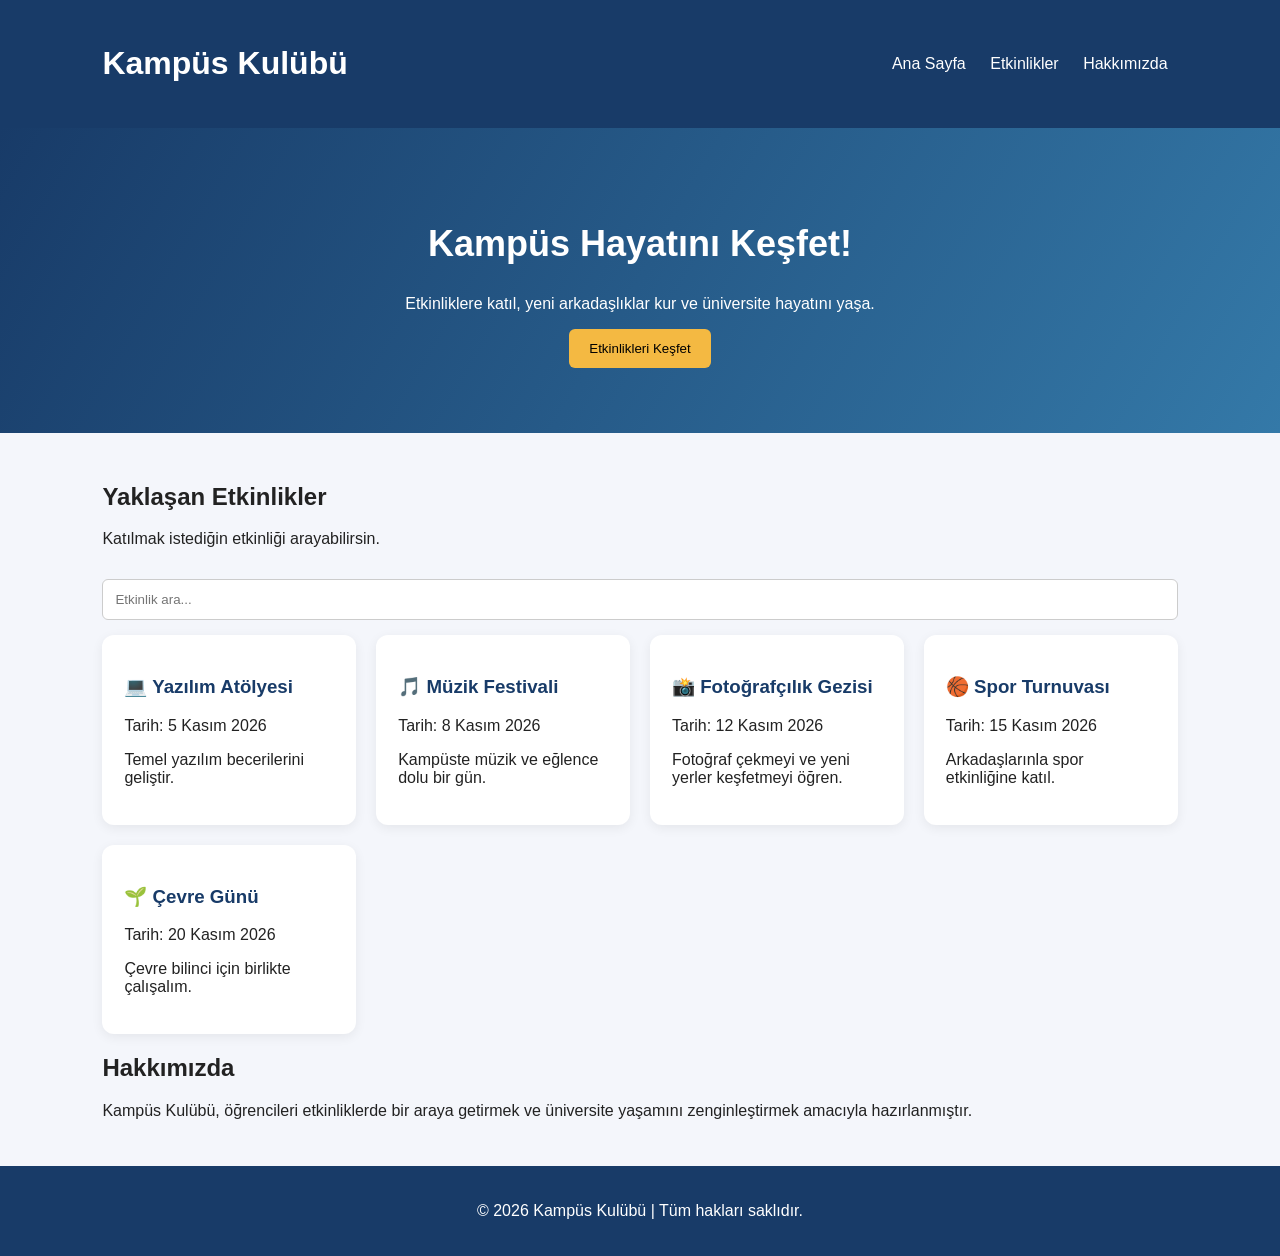
<file: index.html>
<!DOCTYPE html>
<html lang="tr">
<head>
<meta charset="UTF-8">
<meta name="viewport" content="width=device-width, initial-scale=1.0">
<title>Kampüs Kulübü</title>
<style>
* { box-sizing: border-box; }
body {
  margin: 0;
  font-family: Arial, sans-serif;
  background: #f4f6fb;
  color: #222;
}
header {
  background: #183b68;
  color: white;
  padding: 24px 8%;
  display: flex;
  justify-content: space-between;
  align-items: center;
  flex-wrap: wrap;
}
nav a {
  color: white;
  text-decoration: none;
  margin: 10px;
}
.hero {
  background: linear-gradient(120deg,#183b68,#3479a8);
  color: white;
  text-align: center;
  padding: 65px 20px;
}
.hero h2 { font-size: 36px; }
button {
  padding: 12px 20px;
  background: #f4b942;
  border: 0;
  border-radius: 6px;
  cursor: pointer;
}
main { padding: 30px 8%; }
input {
  padding: 12px;
  width: 100%;
  margin: 15px 0;
  border: 1px solid #ccc;
  border-radius: 6px;
}
.events {
  display: grid;
  grid-template-columns: repeat(auto-fit,minmax(220px,1fr));
  gap: 20px;
}
.card {
  background: white;
  padding: 22px;
  border-radius: 12px;
  box-shadow: 0 3px 12px #0001;
}
.card h3 { color: #183b68; }
footer {
  background: #183b68;
  color: white;
  text-align: center;
  padding: 20px;
}
</style>
</head>
<body>
<header>
  <h1>Kampüs Kulübü</h1>
 <nav>
  <a href="index.html">Ana Sayfa</a>
  <a href="etkinlikler.html">Etkinlikler</a>
  <a href="hakkimizda.html">Hakkımızda</a>
</nav>
</header>

<section class="hero" id="anasayfa">
  <h2>Kampüs Hayatını Keşfet!</h2>
  <p>Etkinliklere katıl, yeni arkadaşlıklar kur ve üniversite hayatını yaşa.</p>
  <button onclick="document.getElementById('etkinlikler').scrollIntoView({behavior:'smooth'})">
    Etkinlikleri Keşfet
  </button>
</section>

<main>
  <section id="etkinlikler">
    <h2>Yaklaşan Etkinlikler</h2>
    <p>Katılmak istediğin etkinliği arayabilirsin.</p>
    <input id="arama" type="text" placeholder="Etkinlik ara..." oninput="etkinlikAra()">

    <div class="events" id="etkinlikListesi">
      <article class="card">
        <h3>💻 Yazılım Atölyesi</h3>
        <p>Tarih: 5 Kasım 2026</p>
        <p>Temel yazılım becerilerini geliştir.</p>
      </article>
      <article class="card">
        <h3>🎵 Müzik Festivali</h3>
        <p>Tarih: 8 Kasım 2026</p>
        <p>Kampüste müzik ve eğlence dolu bir gün.</p>
      </article>
      <article class="card">
        <h3>📸 Fotoğrafçılık Gezisi</h3>
        <p>Tarih: 12 Kasım 2026</p>
        <p>Fotoğraf çekmeyi ve yeni yerler keşfetmeyi öğren.</p>
      </article>
      <article class="card">
        <h3>🏀 Spor Turnuvası</h3>
        <p>Tarih: 15 Kasım 2026</p>
        <p>Arkadaşlarınla spor etkinliğine katıl.</p>
      </article>
      <article class="card">
        <h3>🌱 Çevre Günü</h3>
        <p>Tarih: 20 Kasım 2026</p>
        <p>Çevre bilinci için birlikte çalışalım.</p>
      </article>
    </div>
    <p id="sonuc"></p>
  </section>

  <section id="hakkimizda">
    <h2>Hakkımızda</h2>
    <p>Kampüs Kulübü, öğrencileri etkinliklerde bir araya getirmek ve üniversite yaşamını zenginleştirmek amacıyla hazırlanmıştır.</p>
  </section>
</main>

<footer>
  <p>© 2026 Kampüs Kulübü | Tüm hakları saklıdır.</p>
</footer>

<script>
function etkinlikAra() {
  const arama = document.getElementById('arama').value.toLocaleLowerCase('tr');
  const kartlar = document.querySelectorAll('.card');
  let sayi = 0;

  kartlar.forEach(kart => {
    const eslesme = kart.innerText.toLocaleLowerCase('tr').includes(arama);
    kart.style.display = eslesme ? 'block' : 'none';
    if (eslesme) sayi++;
  });

  document.getElementById('sonuc').innerText =
    sayi + ' etkinlik bulundu.';
}
</script>
</body>
</html>
</file>
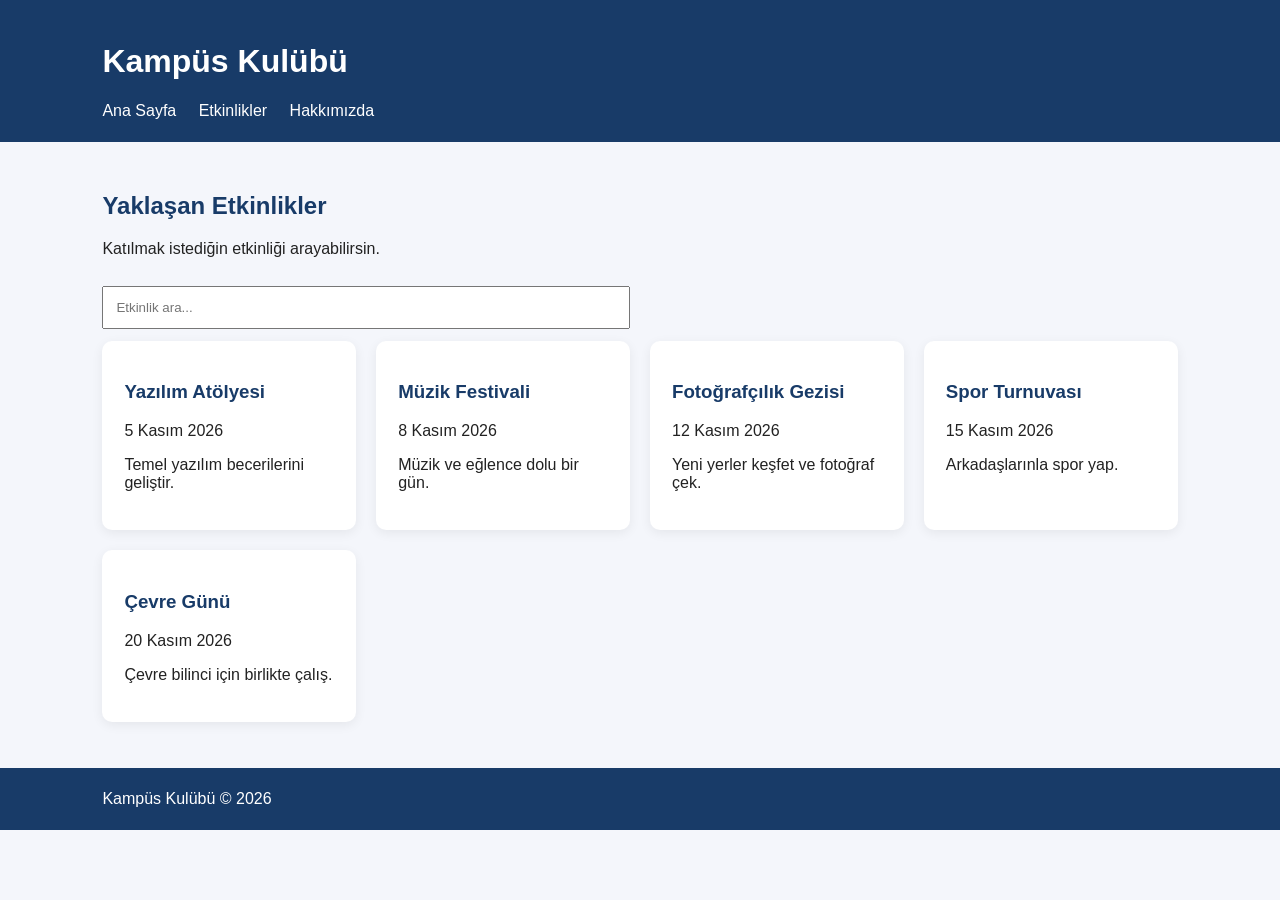
<file: etkinlikler.html>
<!DOCTYPE html>
<html lang="tr">
<head>
<meta charset="UTF-8">
<meta name="viewport" content="width=device-width, initial-scale=1.0">
<title>Etkinlikler | Kampüs Kulübü</title>
<style>
body{margin:0;font-family:Arial;background:#f4f6fb;color:#222}
header,footer{background:#183b68;color:white;padding:22px 8%}
nav a{color:white;margin-right:18px;text-decoration:none}
main{padding:30px 8%}
input{padding:12px;width:90%;max-width:500px;margin:12px 0}
.events{display:grid;grid-template-columns:repeat(auto-fit,minmax(220px,1fr));gap:20px}
.card{background:white;padding:22px;border-radius:10px;box-shadow:0 3px 12px #0001}
h2,h3{color:#183b68}
</style>
</head>
<body>
<header>
<h1>Kampüs Kulübü</h1>
<nav>
<a href="index.html">Ana Sayfa</a>
<a href="etkinlikler.html">Etkinlikler</a>
<a href="hakkimizda.html">Hakkımızda</a>
</nav>
</header>
<main>
<h2>Yaklaşan Etkinlikler</h2>
<p>Katılmak istediğin etkinliği arayabilirsin.</p>
<input id="arama" placeholder="Etkinlik ara..." oninput="ara()">
<div class="events" id="liste">
<div class="card"><h3>Yazılım Atölyesi</h3><p>5 Kasım 2026</p><p>Temel yazılım becerilerini geliştir.</p></div>
<div class="card"><h3>Müzik Festivali</h3><p>8 Kasım 2026</p><p>Müzik ve eğlence dolu bir gün.</p></div>
<div class="card"><h3>Fotoğrafçılık Gezisi</h3><p>12 Kasım 2026</p><p>Yeni yerler keşfet ve fotoğraf çek.</p></div>
<div class="card"><h3>Spor Turnuvası</h3><p>15 Kasım 2026</p><p>Arkadaşlarınla spor yap.</p></div>
<div class="card"><h3>Çevre Günü</h3><p>20 Kasım 2026</p><p>Çevre bilinci için birlikte çalış.</p></div>
</div>
<p id="sonuc"></p>
</main>
<footer>Kampüs Kulübü © 2026</footer>
<script>
function ara(){
let q=document.getElementById('arama').value.toLocaleLowerCase('tr');
let kartlar=document.querySelectorAll('.card'),n=0;
kartlar.forEach(k=>{
let uygun=k.innerText.toLocaleLowerCase('tr').includes(q);
k.style.display=uygun?'block':'none';
if(uygun)n++;
});
document.getElementById('sonuc').innerText=n+' etkinlik bulundu.';
}
</script>
</body>
</html>
</file>
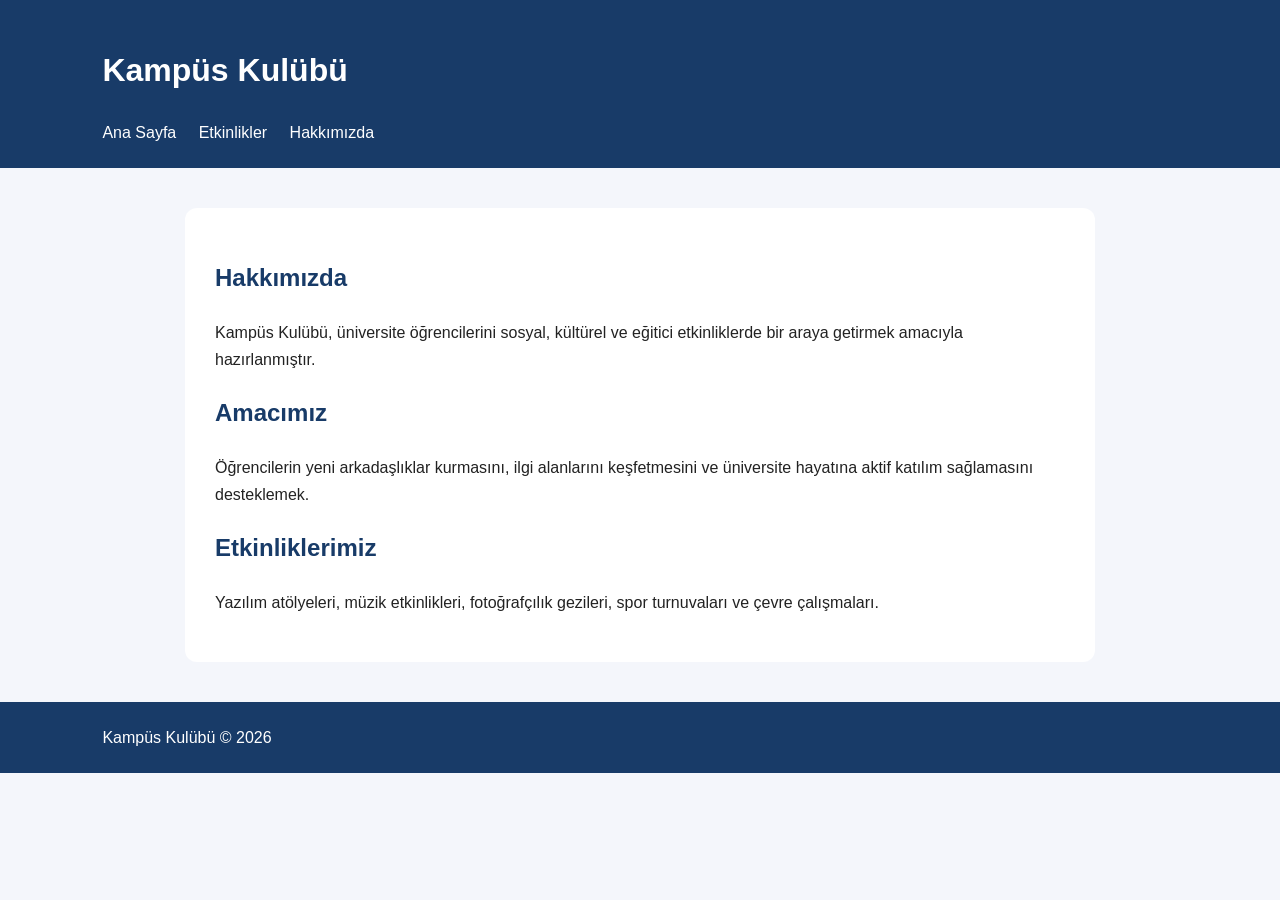
<file: hakkimizda.html>
<!DOCTYPE html>
<html lang="tr">
<head>
<meta charset="UTF-8">
<meta name="viewport" content="width=device-width, initial-scale=1.0">
<title>Hakkımızda | Kampüs Kulübü</title>
<style>
body{margin:0;font-family:Arial;background:#f4f6fb;color:#222;line-height:1.7}
header,footer{background:#183b68;color:white;padding:22px 8%}
nav a{color:white;margin-right:18px;text-decoration:none}
main{max-width:850px;margin:40px auto;padding:30px;background:white;border-radius:12px}
h2{color:#183b68}
</style>
</head>
<body>
<header>
<h1>Kampüs Kulübü</h1>
<nav>
<a href="index.html">Ana Sayfa</a>
<a href="etkinlikler.html">Etkinlikler</a>
<a href="hakkimizda.html">Hakkımızda</a>
</nav>
</header>
<main>
<h2>Hakkımızda</h2>
<p>Kampüs Kulübü, üniversite öğrencilerini sosyal, kültürel ve eğitici etkinliklerde bir araya getirmek amacıyla hazırlanmıştır.</p>
<h2>Amacımız</h2>
<p>Öğrencilerin yeni arkadaşlıklar kurmasını, ilgi alanlarını keşfetmesini ve üniversite hayatına aktif katılım sağlamasını desteklemek.</p>
<h2>Etkinliklerimiz</h2>
<p>Yazılım atölyeleri, müzik etkinlikleri, fotoğrafçılık gezileri, spor turnuvaları ve çevre çalışmaları.</p>
</main>
<footer>Kampüs Kulübü © 2026</footer>
</body>
</html>
</file>
